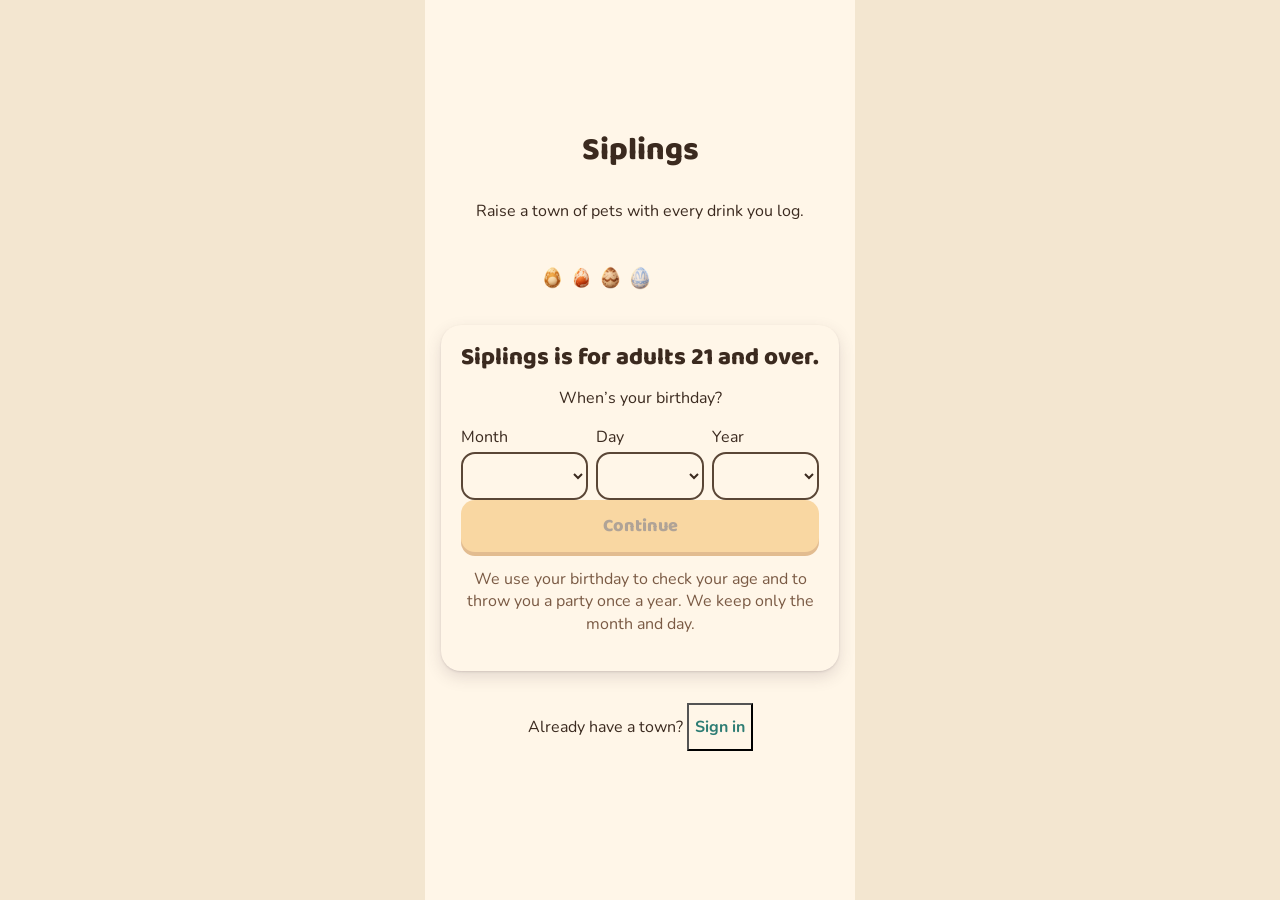
<file: index.html>
<!doctype html>
<html lang="en">
  <head>
    <meta charset="utf-8" />
    <meta name="viewport" content="width=device-width, initial-scale=1, viewport-fit=cover" />
    <meta http-equiv="Content-Security-Policy" content="default-src 'self'; script-src 'self' 'wasm-unsafe-eval'; style-src 'self' 'unsafe-inline'; font-src 'self'; img-src 'self' data: blob:; connect-src 'self' https://uokpckrjckctkxwiwllx.supabase.co; manifest-src 'self'; worker-src 'self'; base-uri 'self'; form-action 'self'; object-src 'none'" />
    <meta name="robots" content="noindex, nofollow" />
    <meta name="theme-color" content="#FFF6E8" />
    <meta name="apple-mobile-web-app-capable" content="yes" />
    <meta name="mobile-web-app-capable" content="yes" />
    <meta name="apple-mobile-web-app-status-bar-style" content="black-translucent" />
    <meta name="apple-mobile-web-app-title" content="Siplings" />
    <link rel="manifest" href="./manifest.webmanifest" />
    <link rel="icon" href="./icons/icon-192.png" type="image/png" />
    <link rel="apple-touch-icon" href="./icons/apple-touch-icon.png" />
    <title>Siplings</title>
    <script type="module" crossorigin src="./assets/main-H42NR81D.js"></script>
    <link rel="stylesheet" crossorigin href="./assets/main-BXFkxKW1.css">
  </head>
  <body>
    <div id="app"></div>
  </body>
</html>
</file>
<file: assets/main-BXFkxKW1.css>
@font-face{font-family:"Baloo 2";font-style:normal;font-display:swap;font-weight:600;src:url(./baloo-2-latin-600-normal-tIfxVoAe.woff2)format("woff2"),url(./baloo-2-latin-600-normal-B4tNaogw.woff)format("woff")}@font-face{font-family:"Baloo 2";font-style:normal;font-display:swap;font-weight:800;src:url(./baloo-2-latin-800-normal-BbF3Etk1.woff2)format("woff2"),url(./baloo-2-latin-800-normal-B8BXfZF7.woff)format("woff")}@font-face{font-family:Nunito;font-style:normal;font-display:swap;font-weight:400;src:url(./nunito-latin-400-normal-r8SDr6Up.woff2)format("woff2"),url(./nunito-latin-400-normal-DKg4f3fz.woff)format("woff")}@font-face{font-family:Nunito;font-style:normal;font-display:swap;font-weight:700;src:url(./nunito-latin-700-normal-Dort48En.woff2)format("woff2"),url(./nunito-latin-700-normal-OcDqTBcA.woff)format("woff")}:root{--cream:#fff6e8;--parchment:#f3e6d0;--ink:#3b2a1f;--ink-soft:#7a5a44;--honey:#f2a93b;--honey-edge:#b8660f;--cocoa:#5a4636;--teal:#2e7d74;--berry:#b83d55;--sage:#3d6b3a;--sky:#c9ddea;--lavender:#d9cdee;--sun:#f6d58a;--dusk:#2b2440;--cap-gold:#e8b43a;--coaster-tan:#c98b5a;--shadow-tint:74 51 70;--radius-card:20px;--radius-button:14px;--radius-pill:999px;--space:4px;--edge:4px;--nav-height:64px;--font-heading:"Baloo 2", system-ui, sans-serif;--font-body:"Nunito", system-ui, sans-serif;--safe-top:env(safe-area-inset-top,0px);--safe-right:env(safe-area-inset-right,0px);--safe-bottom:env(safe-area-inset-bottom,0px);--safe-left:env(safe-area-inset-left,0px);--lightningcss-light:initial;--lightningcss-dark: ;color-scheme:light}*,:before,:after{box-sizing:border-box}html{-webkit-text-size-adjust:100%;background:var(--parchment)}body{background:var(--parchment);min-height:100dvh;color:var(--ink);font-family:var(--font-body);overscroll-behavior:none;margin:0;font-size:16px;line-height:1.4}h1,h2,h3{font-family:var(--font-heading);margin:0;font-weight:800;line-height:1.1}.num{font-family:var(--font-heading);font-variant-numeric:tabular-nums}:focus-visible{outline:3px solid var(--teal);outline-offset:2px}@media (prefers-reduced-motion:reduce){*,:before,:after{transition-duration:.01ms!important;animation-duration:.01ms!important}}html.reduce-motion *,html.reduce-motion :before,html.reduce-motion :after{transition-duration:.01ms!important;animation-duration:.01ms!important}.app{background:var(--cream);flex-direction:column;max-width:430px;min-height:100dvh;margin:0 auto;display:flex;overflow-x:clip}.status-panel{height:var(--safe-top);background:var(--cream);z-index:2;position:sticky;top:0}.header{padding:calc(var(--space) * 3) calc(var(--space) * 4 + var(--safe-right)) calc(var(--space) * 3) calc(var(--space) * 4 + var(--safe-left));justify-content:space-between;align-items:center;gap:calc(var(--space) * 2);display:flex}.main{justify-content:center;align-items:center;gap:calc(var(--space) * 4);padding:calc(var(--space) * 4) calc(var(--space) * 4 + var(--safe-right)) calc(var(--space) * 4) calc(var(--space) * 4 + var(--safe-left));text-align:center;flex-direction:column;flex:1;display:flex}.footer{padding:calc(var(--space) * 3) calc(var(--space) * 4 + var(--safe-right)) calc(var(--space) * 3 + var(--safe-bottom)) calc(var(--space) * 4 + var(--safe-left))}.card{background:var(--cream);border-radius:var(--radius-card);box-shadow:0 1px 2px rgb(var(--shadow-tint) / 15%), 0 6px 16px rgb(var(--shadow-tint) / 15%);padding:calc(var(--space) * 5);width:100%}.btn{border-radius:var(--radius-button);width:100%;min-width:48px;min-height:52px;font:800 1.125rem/1 var(--font-heading);cursor:pointer;border:0;transition:transform 80ms,box-shadow 80ms}.btn-primary{background:var(--honey);color:var(--ink);box-shadow:0 var(--edge) 0 var(--honey-edge)}.btn-primary:active{box-shadow:0 1px 0 var(--honey-edge);transform:translateY(3px)}.btn-secondary{background:var(--cream);color:var(--ink);border:2px solid var(--cocoa);box-shadow:0 var(--edge) 0 var(--cocoa)}.btn-quiet{min-width:48px;color:var(--teal);width:auto;min-height:48px;font:700 1rem var(--font-body);background:0 0}.btn:disabled{opacity:.4;cursor:not-allowed}.log-button{background:var(--honey);width:88px;height:88px;color:var(--ink);font:800 1.25rem/1 var(--font-heading);box-shadow:0 var(--edge) 0 var(--honey-edge);cursor:pointer;border:0;border-radius:50%;margin:0 auto;display:block}.log-button:active{box-shadow:0 1px 0 var(--honey-edge);transform:translateY(3px)}.log-button:disabled{opacity:.4}.xp-bar{align-items:center;gap:calc(var(--space) * 2);width:100%;display:flex}.xp-track{border-radius:var(--radius-pill);background:var(--cocoa);flex:1;height:14px;overflow:hidden}.xp-fill{background:var(--honey);border-radius:var(--radius-pill);height:100%;transition:width .6s}.level-badge{background:var(--honey);border-radius:var(--radius-pill);padding:2px 10px;font-weight:800}.muted{color:var(--ink-soft)}.field{gap:var(--space);text-align:left;flex-direction:column;width:100%;display:flex}.field select,.field input{border-radius:var(--radius-button);border:2px solid var(--cocoa);background:var(--cream);min-height:48px;color:var(--ink);font:1rem var(--font-body);padding:0 12px}.row{gap:calc(var(--space) * 2);width:100%;display:flex}.row>*{flex:1}.toast{left:50%;bottom:calc(var(--space) * 4 + var(--safe-bottom) + 120px);background:var(--cream);width:min(398px,100% - 32px);color:var(--ink);border-radius:var(--radius-card);box-shadow:0 6px 16px rgb(var(--shadow-tint) / 25%);padding:14px 16px;font-weight:700;position:fixed;transform:translate(-50%)}.pet-placeholder{border:4px dashed var(--cocoa);width:180px;height:200px;color:var(--ink);border-radius:50% 50% 46% 46%;place-items:center;padding:12px;font-weight:700;display:grid}.pet-placeholder.egg{background:var(--parchment)}.pet-placeholder.hatched{background:var(--sun);border-radius:40%}.sr-only{clip:rect(0 0 0 0);white-space:nowrap;width:1px;height:1px;position:absolute;overflow:hidden}.screen{padding-bottom:calc(var(--nav-height) + var(--safe-bottom) + 24px);flex-direction:column;flex:1;display:flex}.screen-title{font:800 1.5rem/1.2 var(--font-heading);margin:0}.tier-line{margin:0}.pad{padding:0 calc(var(--space) * 4 + var(--safe-right)) 0 calc(var(--space) * 4 + var(--safe-left))}.explain{background:var(--parchment);border-radius:var(--radius-button);margin:0 16px 8px;padding:10px 14px}.hint{color:var(--ink-soft);margin:4px 0;font-size:.95rem}.bottom-nav{width:min(430px,100%);min-height:calc(var(--nav-height) + var(--safe-bottom));padding:0 var(--safe-right) var(--safe-bottom) var(--safe-left);background:var(--cream);box-shadow:0 -2px 10px rgb(var(--shadow-tint) / 15%);z-index:50;grid-template-columns:repeat(5,1fr);align-items:center;display:grid;position:fixed;bottom:0;left:50%;transform:translate(-50%)}.nav-tab{min-height:56px;color:var(--ink-soft);font:700 .8rem var(--font-body);flex-direction:column;justify-content:center;align-items:center;text-decoration:none;display:flex}.nav-tab.active{color:var(--ink)}.nav-log{background:var(--honey);width:72px;height:72px;color:var(--ink);font:800 1.15rem/1 var(--font-heading);box-shadow:0 var(--edge) 0 var(--honey-edge);cursor:pointer;border:0;border-radius:50%;justify-self:center;margin-top:-28px;position:relative}.cloud-pip{background:var(--sky);border-radius:50%;place-items:center;width:26px;height:26px;font-size:.9rem;display:grid;position:absolute;top:-2px;right:-2px}.pet-art,.egg-art{color:var(--ink);text-shadow:0 1px #ffffffb3;border:4px dashed;flex:none;place-items:center;font-weight:800;display:grid}.pet-art{border-radius:42%}.egg-art{border-radius:50% 50% 46% 46%/60% 60% 40% 40%}.town{flex:1;padding:0 16px}.plaza{background:radial-gradient(circle, var(--sun) 0 14%, var(--parchment) 15% 100%);border-radius:50%;width:560px;height:560px;position:absolute;top:50%;left:50%;transform:translate(-50%,-50%)}.plot{cursor:pointer;min-width:64px;min-height:64px;color:var(--ink);background:0 0;border:0;flex-direction:column;align-items:center;gap:2px;padding:0;display:flex;position:absolute;transform:translate(-50%,-50%)}.egg-plot{cursor:default}.egg-plot.visitable{cursor:pointer}.egg-wiggle{animation:.4s ease-in-out 2 wobble;display:inline-block}.egg-pips{color:var(--honey-edge);letter-spacing:1px}@media (prefers-reduced-motion:reduce){.egg-wiggle{animation:none}}.signpost{background:var(--cream);border-radius:var(--radius-pill);font:700 .8rem var(--font-body);overflow-wrap:anywhere;text-align:center;max-width:30vw;box-shadow:0 1px 2px rgb(var(--shadow-tint) / 20%);padding:2px 8px}.lantern{background:var(--cream);min-width:72px;min-height:72px;box-shadow:0 var(--edge) 0 var(--cocoa);cursor:pointer;border:0;border-radius:50%;flex-direction:column;justify-content:center;align-items:center;display:flex;position:absolute;top:50%;left:50%;transform:translate(-50%,-50%)}.streak-number{font:800 1.25rem/1 var(--font-heading)}.grace{letter-spacing:2px;color:var(--honey-edge);font-size:.6rem}.pet-header{align-items:flex-start}.mood-chip{border-radius:var(--radius-pill);min-height:48px;font:700 .95rem var(--font-body);color:var(--ink);cursor:pointer;border:0;padding:0 14px}.mood-happy{background:var(--sun)}.mood-neutral{background:var(--sky)}.mood-sleepy{background:var(--lavender)}.room{border-radius:var(--radius-card);background:linear-gradient(var(--parchment) 0 55%, var(--sun) 55% 100%);flex:1;place-items:center;min-height:220px;margin:12px 16px;display:grid;position:relative}.pet-tap{cursor:pointer;background:0 0;border:0;padding:0;position:relative}.pet-tap:active{transform:scale(.96,1.04)}.heart{color:var(--berry);font-size:1.5rem;animation:.9s ease-out forwards rise;position:absolute;top:-10px;right:0}.float{font:800 1.1rem var(--font-heading);animation:1.4s ease-out forwards rise;position:absolute;top:16px}@keyframes rise{0%{opacity:1;transform:translateY(0)}to{opacity:0;transform:translateY(-40px)}}.action-row{gap:8px;padding:0 16px 8px;display:flex}.dots{justify-content:center;gap:4px;display:flex}.dot{cursor:pointer;background:0 0;border:0;width:48px;height:48px;position:relative}.dot:after{content:"";background:var(--parchment);border:2px solid var(--cocoa);border-radius:50%;position:absolute;inset:19px}.dot.on:after{background:var(--honey)}.scrim{background:rgb(var(--shadow-tint) / 35%);z-index:100;justify-content:center;align-items:flex-end;display:flex;position:fixed;inset:0}.sheet{background:var(--cream);border-radius:var(--radius-card) var(--radius-card) 0 0;width:min(430px,100%);max-height:88dvh;padding:8px 16px calc(16px + var(--safe-bottom));outline:none;animation:.2s ease-out slide-up;overflow-y:auto}.sheet-full{max-height:96dvh}@keyframes slide-up{0%{opacity:.6;transform:translateY(40px)}}.sheet-grip{background:var(--parchment);border-radius:3px;width:40px;height:5px;margin:0 auto 4px}.sheet-head{justify-content:space-between;align-items:center;display:flex}.sheet-head h2{font:800 1.2rem/1.2 var(--font-heading);margin:0}.close{min-width:48px}.sheet-body{flex-direction:column;gap:12px;display:flex}.type-tabs{grid-template-columns:repeat(4,1fr);gap:6px;display:grid}.type-tab{border-radius:var(--radius-button);background:var(--parchment);min-height:64px;color:var(--ink);font:700 .8rem var(--font-body);cursor:pointer;border:2px solid #0000;flex-direction:column;justify-content:center;align-items:center;gap:2px;padding:4px;display:flex}.type-tab.on{border-color:var(--honey-edge);background:var(--sun)}.type-tab .pet-art,.type-tab .egg-art{border-width:2px}.cocktail-icon{font-size:1.6rem}.presets{flex-direction:column;gap:8px;display:flex}.preset{border-radius:var(--radius-button);background:var(--honey);min-height:64px;color:var(--ink);box-shadow:0 var(--edge) 0 var(--honey-edge);font:800 1.1rem var(--font-heading);text-align:left;cursor:pointer;-webkit-touch-callout:none;-webkit-user-select:none;user-select:none;border:0;justify-content:space-between;align-items:center;gap:8px;padding:8px 16px;display:flex}.preset-size{font:700 .95rem var(--font-body)}.preset-custom{background:var(--cream);border:2px solid var(--cocoa);box-shadow:0 var(--edge) 0 var(--cocoa)}.chip{border-radius:var(--radius-pill);border:2px solid var(--cocoa);background:var(--cream);min-height:48px;color:var(--ink);font:700 .95rem var(--font-body);cursor:pointer;padding:0 14px}.chip.on{background:var(--honey);border-color:var(--honey-edge)}.chips{flex-wrap:wrap;gap:6px;display:flex}.sheet-foot{flex-wrap:wrap;justify-content:space-between;align-items:center;gap:8px;display:flex}.when{align-items:center;gap:6px;display:flex}.when select,.field select{border-radius:var(--radius-button);border:2px solid var(--cocoa);background:var(--cream);min-height:48px;color:var(--ink);font:700 1rem var(--font-body);padding:0 10px}.stepper{flex-wrap:wrap;align-items:center;gap:8px;display:flex}.step{border:2px solid var(--cocoa);background:var(--cream);min-width:48px;min-height:48px;font:800 1.3rem var(--font-heading);cursor:pointer;color:var(--ink);border-radius:50%}.stepper-value{text-align:center;min-width:64px;font-weight:800}.editor-list,.build-rows,.plain,.history{flex-direction:column;gap:8px;margin:0;padding:0;list-style:none;display:flex}.editor-row{flex-direction:column;gap:8px;padding:12px;display:flex}.build-row{flex-wrap:wrap;justify-content:space-between;align-items:center;gap:8px;display:flex}.share-bar{border-radius:var(--radius-pill);background:var(--parchment);height:14px;display:flex;overflow:hidden}.share:nth-child(odd){background:var(--teal)}.share:nth-child(2n){background:var(--honey)}.btn-danger{background:var(--berry);color:var(--cream);box-shadow:0 var(--edge) 0 #7d2537}.danger{color:var(--berry)}.cloud{color:var(--teal)}.toast{bottom:calc(var(--nav-height) + var(--safe-bottom) + 20px);z-index:60;justify-content:space-between;align-items:center;gap:8px;animation:.2s ease-out toast-in;display:flex}.toast-actions{flex:none;display:flex}.level-toast{left:50%;bottom:calc(var(--nav-height) + var(--safe-bottom) + 96px);background:var(--sun);border-radius:var(--radius-pill);font:800 1rem var(--font-heading);z-index:60;white-space:nowrap;padding:10px 18px;position:fixed;transform:translate(-50%)}@keyframes toast-in{0%{opacity:0;transform:translate(-50%,20px)}}.celebration{z-index:200;background:rgb(var(--shadow-tint) / 55%);padding:16px 16px calc(24px + var(--safe-bottom));justify-content:center;align-items:flex-end;display:flex;position:fixed;inset:0}.celebration-card{text-align:center;flex-direction:column;align-items:center;gap:12px;max-width:398px;display:flex}.list-screen{flex-direction:column;gap:12px;padding:0 16px;display:flex}.history-btn{text-align:left;border-radius:var(--radius-button);background:var(--cream);width:100%;min-height:56px;box-shadow:0 1px 3px rgb(var(--shadow-tint) / 20%);color:var(--ink);font:1rem var(--font-body);cursor:pointer;border:0;flex-direction:column;align-items:flex-start;gap:2px;padding:10px 14px;display:flex}.history-btn:disabled{cursor:default;opacity:1}.bar-row{grid-template-columns:5.5em 1fr auto;align-items:center;gap:8px;display:grid}.bar{border-radius:var(--radius-pill);background:var(--teal);min-width:4px;height:12px}@media (prefers-reduced-motion:reduce){.sheet,.heart,.float{animation:none}.toast{animation:.2s linear fade-in}.heart,.float{display:none}.xp-fill{transition:none}}@keyframes fade-in{0%{opacity:0}}.sheet-tools{justify-content:space-between;align-items:center;gap:8px;display:flex}.sheet-foot .preset-custom{flex:1}.sheet-body>*,.presets>*,.preset{flex-shrink:0}.form-tag{font:700 .7rem var(--font-body);display:block}.pet-art.stage-2{border-style:solid;border-radius:40%}.pet-art.stage-3{border-style:double;border-width:6px;border-radius:38%}.signpost .form{font-size:.7rem;font-weight:700;display:block}.header-link{text-align:left;color:inherit;font:inherit;cursor:pointer;background:0 0;border:none;min-height:48px;padding:0}.rank-chip{border-radius:var(--radius-pill);background:var(--cream);border:2px solid var(--cocoa);min-height:48px;font:700 .875rem var(--font-body);color:var(--ink);align-items:center;gap:8px;padding:4px 12px 4px 4px;display:inline-flex}.rank-emblem{background:var(--cap-gold);border:3px dashed var(--honey-edge);width:36px;height:36px;font:800 1rem var(--font-heading);border-radius:50%;flex:none;place-items:center;display:grid}.rank-emblem.big{width:64px;height:64px;font-size:1.5rem}.rank-emblem-art{object-fit:contain;flex:none;width:36px;height:36px;display:block}.rank-emblem-art.big{width:64px;height:64px}.rank-card{align-items:center;gap:16px;display:flex}.style-bar{border-radius:var(--radius-pill);background:var(--parchment);border:2px solid var(--cocoa);height:28px;display:flex;position:relative;overflow:hidden}.style-seg{height:100%}.style-line{background:var(--ink);width:3px;position:absolute;top:-4px;bottom:-4px}.style-line-label{font:700 .75rem var(--font-body);color:var(--ink-soft)}.style-rows{flex-direction:column;gap:6px;margin:0;padding:0;list-style:none;display:flex}.style-row{align-items:center;gap:8px;display:flex}.style-row .swatch{border-radius:4px;flex:none;width:14px;height:14px}.style-row .num{margin-left:auto}.silhouettes{grid-template-columns:repeat(3,minmax(0,1fr));gap:8px;margin:0;display:grid}.silhouette{text-align:center;flex-direction:column;align-items:center;gap:4px;margin:0;font-size:.75rem;display:flex}.silhouette-shape{opacity:.55;border:3px dashed;border-radius:42%;flex:none;min-width:40px;min-height:40px}.silhouette.filled .silhouette-shape{opacity:1;border-style:solid}.ladder{margin:0;padding:0;list-style:none}.ladder li{border-bottom:1px solid var(--parchment);justify-content:space-between;padding:6px 0;display:flex}.ladder li.current{font-weight:800}.cheers{flex-direction:column;align-items:center;gap:12px;padding:24px;display:flex;position:relative}.cheers .glass{border:3px solid var(--cocoa);background:var(--sky);border-top:none;border-radius:0 0 10px 10px;width:26px;height:34px;animation:2.5s ease-in-out forwards cheers-glass;position:absolute;bottom:44%;right:18%}.cheers .pet-art{animation:2.5s ease-in-out forwards cheers-pet}.cheers-still .glass,.cheers-still .pet-art{animation:none}.cheers-still .pet-art{box-shadow:0 0 24px 8px var(--sun)}.cheers-still .glass{transform:translateY(-18px)rotate(-12deg)}@keyframes cheers-glass{0%{opacity:0;transform:scale(.4)}15%{opacity:1;transform:scale(1)}45%{transform:translateY(-18px)rotate(-12deg)}65%{transform:translateY(-26px)translate(-14px)rotate(-30deg)}85%{opacity:1;transform:translateY(-18px)rotate(-12deg)}to{opacity:0;transform:translateY(-18px)scale(.3)}}@keyframes cheers-pet{0%,to{transform:none}20%,80%{transform:translateY(-6px)scaleY(1.04)}}.evolve-glow{animation:1.5s ease-in-out evolve-glow}@keyframes evolve-glow{50%{box-shadow:0 0 36px 14px var(--sun)}}@media (prefers-reduced-motion:reduce){.cheers .glass,.cheers .pet-art,.evolve-glow{animation:none}}.profile-top{text-align:center;flex-direction:column;align-items:center;display:flex}.profile-top .field{text-align:left;align-self:stretch}.draft{white-space:pre-wrap;word-break:break-word;background:var(--parchment);border-radius:8px;padding:8px;font-size:.85rem}.brand-chips{gap:6px;margin-bottom:8px;padding-bottom:4px;display:flex;overflow-x:auto}.brand-chips .chip{white-space:nowrap;flex:none;min-height:52px}.brand-list{flex-direction:column;gap:4px;margin-bottom:12px;display:flex}.brand-row{touch-action:pan-y;background:var(--cream);border-radius:var(--radius-button);align-items:center;gap:4px;display:flex}.brand-pick{text-align:left;min-height:56px;font:inherit;color:var(--ink);cursor:pointer;background:0 0;border:none;flex-direction:column;flex:1;justify-content:center;padding:4px 8px;display:flex}.brand-name{font-weight:700}.star{min-width:48px;min-height:48px;color:var(--honey-edge);cursor:pointer;background:0 0;border:none;font-size:1.4rem}.check{align-items:center;gap:6px;min-height:48px;display:flex}.fine{font-size:.8rem}.pet-tap{position:relative}.pet-tap.performing .pet-art{animation:.8s ease-in-out infinite trick-bounce}@keyframes trick-bounce{0%,to{transform:translateY(0)rotate(0)}50%{transform:translateY(-10px)rotate(-4deg)}}@media (prefers-reduced-motion:reduce){.pet-tap.performing .pet-art{animation:none}}.trick-banner{white-space:nowrap;background:var(--cream);border:2px solid var(--cocoa);border-radius:var(--radius-pill);font:700 .95rem var(--font-body);color:var(--ink);padding:2px 12px;position:absolute;bottom:-8px;left:50%;transform:translate(-50%)}.trick-list{flex-direction:column;gap:6px;margin-bottom:12px;display:flex}.trick-card{border-radius:var(--radius-button);background:var(--cream);border:2px solid var(--parchment);align-items:center;gap:8px;min-height:56px;padding:4px 8px;display:flex}.trick-card.rarity-uncommon{border-color:var(--sage)}.trick-card.rarity-rare{border-color:var(--teal)}.trick-card.rarity-legendary{border-color:var(--honey-edge)}.trick-play{text-align:left;min-height:48px;font:inherit;color:var(--ink);cursor:pointer;background:0 0;border:none;flex:1;align-items:center;gap:10px;display:flex}.trick-play span:last-child{flex-direction:column;display:flex}.trick-art{background:var(--sun);width:40px;height:40px;color:var(--ink);border-radius:50%;place-items:center;font-weight:800;display:grid}.trick-art.unknown{background:var(--parchment);color:var(--ink-soft)}.wallet-pills{gap:calc(var(--space) * 2);flex-wrap:wrap;display:inline-flex}.currency-pill{align-items:center;gap:var(--space);border-radius:var(--radius-pill);background:var(--cream);border:2px solid var(--cocoa);min-height:32px;font-family:var(--font-heading);font-variant-numeric:tabular-nums;color:var(--ink);padding:2px 12px 2px 6px;font-weight:800;display:inline-flex}.currency-icon{border-radius:50%;place-items:center;width:22px;height:22px;font-size:14px;line-height:1;display:inline-grid}.currency-pill.coasters .currency-icon{background:var(--coaster-tan);color:var(--cream)}.currency-pill.goldenCaps .currency-icon{background:var(--cap-gold);color:var(--ink)}.shop{gap:calc(var(--space) * 3);display:grid}.theme-rail{gap:calc(var(--space) * 2);padding-bottom:var(--space);scrollbar-width:none;display:flex;overflow-x:auto}.theme-tab{justify-items:center;gap:var(--space);width:76px;min-height:84px;padding:var(--space);color:var(--ink);font:inherit;text-align:center;background:0 0;border:0;flex:none;font-size:13px;line-height:1.2;display:grid}.theme-portrait{background:var(--sun);border:3px solid var(--cream);width:52px;height:52px;font-family:var(--font-heading);border-radius:50%;place-items:center;font-size:22px;font-weight:800;display:grid}.theme-tab.on .theme-portrait{border-color:var(--honey-edge)}.theme-tab.locked .theme-portrait{opacity:.45}.lock-line,.reason-line{margin:0}.item-grid{gap:calc(var(--space) * 3);grid-template-columns:repeat(auto-fill,minmax(150px,1fr));margin:0;padding:0;list-style:none;display:grid}.item-card{justify-items:center;gap:var(--space);width:100%;min-height:176px;padding:calc(var(--space) * 3);border-radius:var(--radius-card);background:var(--cream);color:var(--ink);font:inherit;text-align:center;border:3px solid var(--cocoa);box-shadow:0 2px 0 rgb(var(--shadow-tint) / 15%);display:grid;position:relative}.item-name{font-weight:700}.rarity-word{letter-spacing:.02em;font-size:13px;font-weight:700}.rarity-common{border-style:solid}.rarity-uncommon{border-style:dotted;border-color:var(--teal)}.rarity-rare{border-style:double;border-width:6px;border-color:var(--berry)}.rarity-legendary{border-color:var(--honey-edge);background-image:radial-gradient(circle at 10px 10px, var(--cap-gold) 5px, transparent 6px), radial-gradient(circle at calc(100% - 10px) 10px, var(--cap-gold) 5px, transparent 6px), radial-gradient(circle at 10px calc(100% - 10px), var(--cap-gold) 5px, transparent 6px), radial-gradient(circle at calc(100% - 10px) calc(100% - 10px), var(--cap-gold) 5px, transparent 6px), linear-gradient(110deg, var(--cream) 40%, #fff2cf 50%, var(--cream) 60%);background-size:100% 100%,100% 100%,100% 100%,100% 100%,300% 100%;animation:6s linear infinite shimmer}@keyframes shimmer{0%{background-position:0 0,0 0,0 0,0 0,100% 0}to{background-position:0 0,0 0,0 0,0 0,-200% 0}}@media (prefers-reduced-motion:reduce){.rarity-legendary{animation:none}}.price-pill{border-radius:var(--radius-pill);font-family:var(--font-heading);font-variant-numeric:tabular-nums;background:var(--parchment);padding:2px 10px;font-weight:800;display:inline-block}.price-pill.goldenCaps{background:var(--sun)}.owned-tag{border-radius:var(--radius-pill);background:var(--sage);color:var(--cream);padding:0 8px;font-size:13px;font-weight:700;position:absolute;top:8px;right:8px}.item-hero{justify-items:center;gap:var(--space);padding:calc(var(--space) * 4);border-radius:var(--radius-card);border:3px solid var(--cocoa);display:grid}.confirm-line{font-size:18px}.item-art{place-items:center;display:inline-grid}.item-crate{background:var(--sun);border:2px solid var(--honey-edge);color:var(--ink);font-family:var(--font-heading);border-bottom-width:5px;border-radius:10px;place-items:center;font-size:14px;font-weight:800;transition:width .2s,height .2s;display:grid}.item-art.slot-rug .item-crate{background:var(--lavender);border-color:var(--cocoa);border-radius:50%}.item-art.slot-wall .item-crate,.item-art.slot-wallpaper .item-crate{background:var(--sky);border-color:var(--teal)}.item-art.slot-flooring .item-crate{background:var(--parchment);border-color:var(--cocoa)}.room.decorated{background:0 0;margin:8px auto;padding:0 8px;display:block}.home-scene{border-radius:var(--radius-card);box-shadow:0 2px 0 rgb(var(--shadow-tint) / 15%);margin:0 auto;position:relative;overflow:hidden}.backdrop{background:linear-gradient(var(--sky), var(--lavender));color:var(--ink-soft);text-align:right;padding:4px 12px;font-size:13px}.home-wall,.home-floor{position:relative}.home-wall{border-bottom:4px solid var(--cocoa);background:repeating-linear-gradient(90deg,#f7e2c4 0 22px,#f1d7b4 22px 44px)}.home-floor{background:repeating-linear-gradient(0deg,#e8c99a 0 20px,#e2bf8c 20px 40px)}.layer-name{color:var(--ink-soft);pointer-events:none;font-size:12px;position:absolute;top:4px;right:8px}.bed-spot,.placed,.ghost,.grid-tile{position:absolute}.bed-spot{pointer-events:none;background:var(--lavender);border:2px solid var(--cocoa);text-align:center;border-radius:14px;place-items:center;padding:4px;font-size:12px;display:grid}.bed-spot.hatched{background:repeating-linear-gradient(45deg, var(--lavender) 0 6px, #c7b8e3 6px 12px)}.placed{border:2px solid var(--honey-edge);background:var(--sun);color:var(--ink);font:inherit;z-index:2;border-bottom-width:5px;border-radius:10px;place-items:center;padding:2px;font-size:11px;line-height:1.1;display:grid;overflow:hidden}.placed.slot-rug{z-index:1;background:var(--lavender);border-color:var(--cocoa);opacity:.85;border-radius:50%}.placed.slot-tabletop{z-index:3;background:var(--cream);width:auto;margin:18%}.placed.slot-wall{background:var(--sky);border-color:var(--teal)}.placed.selected{outline:3px solid var(--teal);outline-offset:1px;z-index:4}.pet-spot{pointer-events:none;z-index:5;place-items:center;display:grid;position:absolute;inset:0}.pet-spot .pet-tap{pointer-events:auto}.grid-tile{border:1px dashed rgb(var(--shadow-tint) / 35%);background:0 0;padding:0}.ghost{border:3px solid var(--sage);z-index:6;pointer-events:none;background:#3d6b3a2e;border-radius:10px;place-items:center;font-weight:800;display:grid}.ghost.no-fit{border:3px dashed var(--berry);color:var(--berry);background:repeating-linear-gradient(45deg,#b83d5533 0 6px,#0000 6px 12px)}.decor{flex-direction:column;height:100dvh;display:flex}.decor-stage{flex:1;min-height:0;padding:8px;position:relative;overflow:auto}.decor .placed.selected{touch-action:none}.decor-stage.dragging .placed{pointer-events:none}.float-bar{border-radius:var(--radius-card);background:var(--parchment);flex-wrap:wrap;align-items:center;gap:8px;margin:0 0 8px;padding:8px;display:flex}.float-bar .btn{flex:1;min-height:52px}.float-name{width:100%;font-weight:700}.hold-line,.note{text-align:center;max-width:420px;margin:8px auto 0}.tray{padding:12px 16px calc(12px + var(--safe-bottom));background:var(--cream);border-radius:var(--radius-card) var(--radius-card) 0 0;box-shadow:0 -2px 8px rgb(var(--shadow-tint) / 15%);flex:none}.tray-head{justify-content:space-between;align-items:center;gap:12px;display:flex}.tray-head .done{width:auto;min-width:120px}.tray-tabs{gap:8px;margin:8px 0;display:flex;overflow-x:auto}.tray-tabs .chip{flex:none}.tray-list{gap:8px;min-height:96px;margin:0;padding:0;list-style:none;display:flex;overflow-x:auto}.tray-group{align-items:center;gap:8px;display:flex}.tray-item{border-radius:var(--radius-button);border:2px solid var(--cocoa);background:var(--parchment);min-width:96px;min-height:56px;color:var(--ink);font:inherit;justify-items:center;gap:4px;padding:6px;font-size:13px;display:grid}.tray-item.on{border-color:var(--teal);background:#e3f1ee}.town-header{flex-wrap:wrap;gap:8px}.town{padding:0}.town-map{height:calc(100dvh - 150px - var(--nav-height) - var(--safe-bottom));overscroll-behavior:contain;scrollbar-width:none;min-height:360px;overflow:auto}.town-ground{background:radial-gradient(circle,#cfe3c4 0 45%,#b9d6ab 46% 100%);position:relative}.exterior{background:var(--coaster-tan);border:2px solid var(--cocoa);border-radius:8px 8px 4px 4px;width:64px;height:40px;display:block;position:relative}.exterior .roof{background:var(--berry);border-radius:10px 10px 2px 2px;height:16px;position:absolute;top:-14px;left:-6px;right:-6px}.exterior .porch{background:var(--cocoa);border-radius:2px;height:8px;position:absolute;bottom:-8px;left:8px;right:8px}.exterior .tower{background:var(--coaster-tan);border:2px solid var(--cocoa);border-radius:6px 6px 0 0;width:18px;height:36px;position:absolute;top:-34px;right:-10px}.nest{background:var(--cocoa);opacity:.6;border-radius:50%;width:56px;height:14px;margin-bottom:-10px;display:block}.breeding-nest{border:2px dashed var(--cocoa);cursor:pointer;background:#d8bf95;border-radius:50%;place-items:center;width:64px;height:52px;padding:0;font-size:22px;display:grid;position:absolute;top:33%;left:50%;transform:translate(-50%,-50%)}.breeding-nest.ready{box-shadow:0 0 0 4px var(--sun), 0 0 18px var(--honey)}.nest-eggs{gap:2px;animation:1.6s ease-in-out infinite wobble;display:flex}.signpost .stars{color:var(--honey-edge)}.badge-grid{grid-template-columns:repeat(auto-fill,minmax(150px,1fr));gap:12px;margin:0;padding:0;list-style:none;display:grid}.badge{border-radius:var(--radius-card);text-align:center;justify-items:center;gap:4px;padding:12px;display:grid}.badge.earned{background:var(--sun);border:3px solid var(--honey-edge)}.badge.unearned{border:2px dashed var(--ink-soft);color:var(--ink-soft);background:0 0}.badge-mark{font-size:28px}.badge-art{object-fit:contain;width:72px;height:72px}.badge.unearned .badge-art{filter:grayscale();opacity:.45}.badge-caps{font-family:var(--font-heading);font-weight:800}.breeding-egg{border:3px solid var(--cocoa);border-radius:50% 50% 46% 46%/60% 60% 40% 40%;flex:none;position:relative}.breeding-egg.glow{box-shadow:0 0 14px var(--sun)}.breeding-egg .crack{background:var(--ink);clip-path:polygon(0 50%,15% 0,30% 100%,45% 0,60% 100%,75% 0,90% 100%,100% 50%);height:4px;position:absolute;inset:30% 20% auto}.breeding-egg.cracks-2 .crack{height:8px}.breeding-egg.cracks-3 .crack{height:14px}.hybrid-art{border:4px dashed;border-radius:46% 46% 40% 40%;flex:none;place-items:center;display:grid;position:relative}.hybrid-art.sleepy{opacity:.8;transform:scaleY(.85)}.hybrid-accent{border-radius:50% 50% 0 0;width:30%;height:22%;position:absolute;top:-6px;left:50%;transform:translate(-50%)}.hybrid-name{font:800 .8rem var(--font-heading);color:var(--ink);text-shadow:0 1px #ffffffb3}.nest-screen .card{gap:calc(var(--space) * 3);display:grid}.egg-ready{text-align:center;cursor:pointer;min-height:52px;font:inherit;border:0;justify-items:center}.nest-parents{justify-content:space-around;align-items:center;display:flex}.nest-parent{justify-items:center;margin:0;font-weight:700;display:grid}.warmth{align-items:center;gap:10px;display:flex}.warmth-bar{border-radius:var(--radius-pill);background:var(--parchment);border:2px solid var(--cocoa);flex:1;height:16px;overflow:hidden}.warmth-bar span{background:linear-gradient(90deg, var(--sun), var(--honey));height:100%;display:block}.warmth-num{font-weight:800}.pair-grid{grid-template-columns:repeat(auto-fill,minmax(96px,1fr));gap:8px;margin:0;padding:0;list-style:none;display:grid}.pair-pet{border-radius:var(--radius-card);border:2px solid var(--cocoa);background:var(--cream);width:100%;min-height:112px;font:700 .9rem var(--font-body);color:var(--ink);cursor:pointer;justify-items:center;gap:4px;padding:8px 4px;display:grid}.pair-pet.on{background:var(--honey);border-color:var(--honey-edge)}.pair-pet:disabled{opacity:.5;cursor:not-allowed}.egg-chip{border-radius:var(--radius-pill);border:2px solid var(--honey-edge);background:var(--sun);min-height:48px;color:var(--ink);font:700 .95rem var(--font-body);cursor:pointer;align-self:center;margin:0 16px 8px;padding:0 16px}.visitor{cursor:pointer;background:0 0;border:0;min-width:56px;min-height:56px;padding:0;position:absolute;bottom:14%;right:12%}.visitor.wandering .hybrid-art{animation:9s ease-in-out infinite alternate wander}@keyframes wander{0%{transform:translate(0)}to{transform:translate(-40px)}}.hatch-scene{z-index:60;padding:calc(16px + var(--safe-top)) 16px calc(16px + var(--safe-bottom));background:radial-gradient(circle, var(--sun) 0 25%, var(--parchment) 70%);align-content:center;place-items:center;gap:16px;display:grid;position:fixed;inset:0;overflow-y:auto}.hatch-egg{cursor:pointer;background:0 0;border:0;min-width:48px;min-height:48px;padding:12px}.hatch-hint{font:800 1.25rem var(--font-heading)}.reveal{justify-items:center;gap:12px;width:100%;max-width:420px;display:grid}.sparkles{color:var(--honey-edge);font-size:2rem}.name-card{text-align:center;gap:10px;display:grid}.badge-line{color:var(--teal);font-weight:800}.reveal-parents{justify-content:center;gap:16px;margin:0;padding:0;list-style:none;display:flex}.reveal-parents li{align-items:center;gap:6px;display:flex}.stack{gap:10px;display:grid}.album-grid{border-collapse:separate;border-spacing:4px;table-layout:fixed;width:100%}.album-grid th{text-align:center}.album-cell{border:2px solid var(--cocoa);background:var(--cream);width:100%;min-height:72px;font:700 .7rem var(--font-body);color:var(--ink);border-radius:12px;align-content:center;justify-items:center;gap:2px;padding:4px 2px;display:grid}.album-cell.hatched{cursor:pointer}.album-cell.unhatched{opacity:.7;border-style:dashed}.silhouette-blob{background:var(--ink-soft);opacity:.25;border-radius:46%;width:28px;height:28px}.album-parents{gap:2px;display:flex}.pet-dot{place-items:center;display:inline-grid}.chip-mini{color:var(--ink-soft);font-size:.65rem}.album-rows{gap:6px;margin:0 0 12px;padding:0;list-style:none;display:grid}.album-rows .album-cell{text-align:left;grid-template-columns:auto 1fr auto;justify-items:start;min-height:56px;font-size:.9rem}.album-group{margin:8px 0 4px;font-size:1rem}.variant-list{gap:10px;margin:0;padding:0;list-style:none;display:grid}.variant{border-radius:var(--radius-card);border:2px solid;gap:10px;padding:10px;display:flex}.variant>div{flex:1;gap:4px;display:grid}@keyframes wobble{0%,to{transform:rotate(0)}50%{transform:rotate(-6deg)}}@media (prefers-reduced-motion:reduce){.nest-eggs,.visitor.wandering .hybrid-art{animation:none}}.event-banners{gap:8px;padding:8px 16px 0;display:grid}.event-banner{background:linear-gradient(135deg, var(--cream), var(--lavender));border-radius:var(--radius-card);box-shadow:0 1px 2px rgb(var(--shadow-tint) / 15%);padding:10px 14px}.event-banner-art{aspect-ratio:3;object-fit:cover;border-radius:calc(var(--radius-card) - 4px);width:100%;height:auto;margin:0 0 8px;display:block}.event-title{margin:0 0 4px;font-weight:700}.event-bonus{color:var(--ink-soft);margin:0;font-size:14px}.event-quests-toggle{text-align:left;min-height:48px;padding:0}.event-quests{gap:4px;margin:0;padding:0;font-size:15px;list-style:none;display:grid}.event-quests li.done{color:var(--ink-soft)}.toggle-row{align-items:center;gap:12px;min-height:52px;display:flex}.toggle-row input{width:24px;height:24px}.pet-art{position:relative}.party-hat{font-size:18px;position:absolute;top:-14px;left:50%;transform:translate(-50%)}.town-balloons{font-size:28px;position:absolute;top:12px;left:50%;transform:translate(-50%)}.home-balloon{font-size:20px;display:block}.push-off{bottom:auto;top:calc(env(safe-area-inset-top) + 8px)}.quiet-hours{flex-wrap:wrap;align-items:center;gap:8px;display:flex}.quiet-hours input{min-height:48px}.nav-tab{position:relative}.badge-dot{background:var(--honey);border:2px solid var(--cocoa);border-radius:50%;width:10px;height:10px;margin-left:4px;display:inline-block}.nav-tab .badge-dot{margin:0;position:absolute;top:8px;right:calc(50% - 18px)}.town-buttons{right:max(12px,50% - 203px);bottom:calc(var(--nav-height) + var(--safe-bottom) + 12px);z-index:5;gap:8px;display:flex;position:fixed}.town-buttons .btn{min-width:48px;min-height:48px}.friend-row{flex-wrap:wrap;justify-content:space-between;align-items:center;gap:8px;min-height:48px;display:flex}.friend-link{min-height:48px;font:inherit;color:inherit;text-align:left;cursor:pointer;background:0 0;border:0;flex:1;align-items:center;gap:8px;display:flex}.friend-name{overflow-wrap:anywhere}.row-actions{gap:8px;display:flex}.more{min-width:48px;min-height:48px}.friend-code{letter-spacing:.08em;border:2px dashed var(--cocoa);background:var(--parchment);min-height:56px;color:var(--ink);border-radius:14px;padding:0 16px;font-size:1.6rem}.qr{image-rendering:pixelated;background:#fff;border-radius:8px;margin:12px auto 0;display:block}.lantern.unlit{filter:grayscale();opacity:.7}.ribbon{position:absolute;top:-6px;right:-2px}.back-home{margin:16px auto;display:block}.sticker-row{flex-wrap:wrap;gap:8px;display:flex}.sticker{border:2px solid var(--cocoa);background:var(--parchment);cursor:pointer;border-radius:14px;min-width:52px;min-height:52px;font-size:1.6rem}.sticker.left{background:var(--honey)}.sticker:disabled:not(.left){opacity:.45}.variant-row{flex-wrap:wrap;gap:8px;display:flex}.neighborhood .hood{aspect-ratio:1;width:min(100%,420px);margin:0 auto;position:relative}.island{border:2px solid var(--cocoa);background:var(--parchment);min-width:72px;min-height:56px;font:700 .8rem var(--font-body);color:var(--ink);cursor:pointer;border-radius:40%;flex-direction:column;align-items:center;gap:2px;padding:6px;display:flex;position:absolute;transform:translate(-50%,-50%)}.island.mine{background:var(--honey);min-width:96px;min-height:80px;top:50%;left:50%}.tabs{align-items:center;gap:4px;display:flex}.tabs .tab{border:2px solid var(--cocoa);background:var(--parchment);min-height:48px;font:700 .9rem var(--font-body);color:var(--ink);border-radius:14px;flex:1}.tabs .tab.active{background:var(--honey)}.tabs .info{min-width:48px;min-height:48px}.board-list{margin:0;padding:0;list-style:none}.board-row{background:var(--parchment);border:2px solid #0000;border-radius:14px;align-items:center;gap:12px;min-height:52px;margin-bottom:6px;padding:4px 12px;display:flex}.board-row.ring-1{border-color:#d9b44a}.board-row.ring-2{border-color:#b9bcc4}.board-row.ring-3{border-color:#c58b5a}.board-row.pinned{bottom:calc(var(--nav-height) + var(--safe-bottom) + 8px);background:var(--honey);z-index:2;position:sticky;top:8px}.board-rank{text-align:right;width:2ch}.board-name{flex:1}.onboarding .egg-row{flex-wrap:wrap;justify-content:center;gap:4px;margin:8px 0 16px;display:flex}.consent-list{gap:16px;display:grid}.consent{grid-template-columns:48px 1fr;align-items:start;gap:4px;min-height:48px;display:grid}.consent input[type=checkbox]{width:28px;height:28px;accent-color:var(--teal);margin:10px}.returning{text-align:center}.policy h2{margin-top:24px}.policy li{margin:6px 0}.help-rows{gap:12px;padding:0;list-style:none;display:grid}.help-row{gap:4px;display:grid}.help-actions{flex-wrap:wrap;gap:8px;display:flex}.help-actions .btn{min-height:48px}.checkin-actions{gap:8px;margin:12px 0;display:grid}.nav-log.paused{background:var(--lavender);width:auto;min-width:96px;box-shadow:none;border-radius:36px;padding:0 12px;font-size:.85rem;line-height:1.15}.pause-banner{background:var(--cream);border-radius:12px;align-items:center;gap:8px;margin:8px 16px;padding:8px 12px;display:flex}.pause-banner p{flex:1;margin:0}.radio{align-items:center;gap:12px;min-height:48px;display:flex}.radio input{width:24px;height:24px;accent-color:var(--teal)}.info-button{min-width:48px;min-height:48px}.tutorial{left:50%;bottom:calc(96px + env(safe-area-inset-bottom));z-index:40;background:var(--cream);border-radius:16px;width:min(398px,100% - 32px);padding:16px;position:fixed;transform:translate(-50%);box-shadow:0 4px 16px #0003}.spotlight{outline:4px solid var(--teal);outline-offset:4px}.share-arrow{bottom:calc(4px + env(safe-area-inset-bottom));color:var(--teal);font-size:2rem;position:fixed;left:50%;transform:translate(-50%)}.licenses{padding:0;list-style:none}.licenses pre{white-space:pre-wrap;font-size:.8rem}.licenses summary{align-items:center;min-height:48px;display:flex}.pet-art>span,.egg-art>span{color:var(--ink);background:#fff6e8eb;border-radius:8px;padding:0 4px}.badge.earned .muted{color:var(--ink)}html.reduce-motion .egg-wiggle,html.reduce-motion .sheet,html.reduce-motion .heart,html.reduce-motion .float{animation:none}html.reduce-motion .toast{animation:.2s linear fade-in}html.reduce-motion .heart,html.reduce-motion .float{display:none}html.reduce-motion .xp-fill{transition:none}html.reduce-motion .cheers .glass,html.reduce-motion .cheers .pet-art,html.reduce-motion .evolve-glow,html.reduce-motion .pet-tap.performing .pet-art,html.reduce-motion .rarity-legendary,html.reduce-motion .nest-eggs,html.reduce-motion .visitor.wandering .hybrid-art{animation:none}.gallery-grid{grid-template-columns:repeat(auto-fill,minmax(96px,1fr));gap:8px;display:grid}.gallery figure{justify-items:center;gap:4px;margin:0;font-size:.75rem;display:grid}.gallery-still *,.gallery-still :before,.gallery-still :after{transition:none!important;animation:none!important}img.art{object-fit:contain;-webkit-user-select:none;user-select:none;max-width:100%;max-height:100%;display:block}img.art.mirrored{transform:scaleX(-1)}img.art.fill{object-fit:cover;pointer-events:none;width:100%;max-width:none;height:100%;max-height:none;position:absolute;inset:0}.egg-art:has(>.art){background:0 0!important;border:0!important}.breeding-egg:has(>.art){background:0 0!important;border:0!important}.cheers .glass:has(>.art){background:0 0!important;border:0!important}.egg-art>.art,.breeding-egg>.art,.item-art>.art,.exterior>.art,.bed-spot>.art,.placed>.art,.cheers .glass>.art{width:100%;height:100%}.cheers .glass:has(>.art){width:64px;height:64px}.exterior:has(>.art){background:0 0;border:0;width:96px;height:64px}.nest:has(>.art){opacity:1;background:0 0;width:72px;height:48px;margin-bottom:-24px}.nest>.art{width:100%;height:100%}.breeding-nest .art{width:44px;height:44px}.lantern .flame .art{width:32px;height:32px}.grace .art{width:12px;height:12px;display:inline-block}.currency-icon .art,.mood-icon .art{vertical-align:-.2em;width:1.2em;height:1.2em;display:inline-block}.sticker .art{width:32px;height:32px;display:inline-block}.preset-icon{margin:0 auto 4px;display:block}.preset-icon .art,.cocktail-icon .art{width:28px;height:28px;display:inline-block}img.art.tier-emblem{vertical-align:middle;width:24px;height:24px;margin-right:6px;display:inline-block}.backdrop:has(>.art){min-height:96px;position:relative}.backdrop>span{position:relative}:is(.bed-spot:has(>.art),.placed:has(>.art)){opacity:1;background:0 0;border-color:#0000}:is(.home-wall:has(>.art) .layer-name,.home-floor:has(>.art) .layer-name){border-radius:var(--radius-pill);color:var(--ink);background:#fff6e8e0;padding:1px 8px}
</file>
